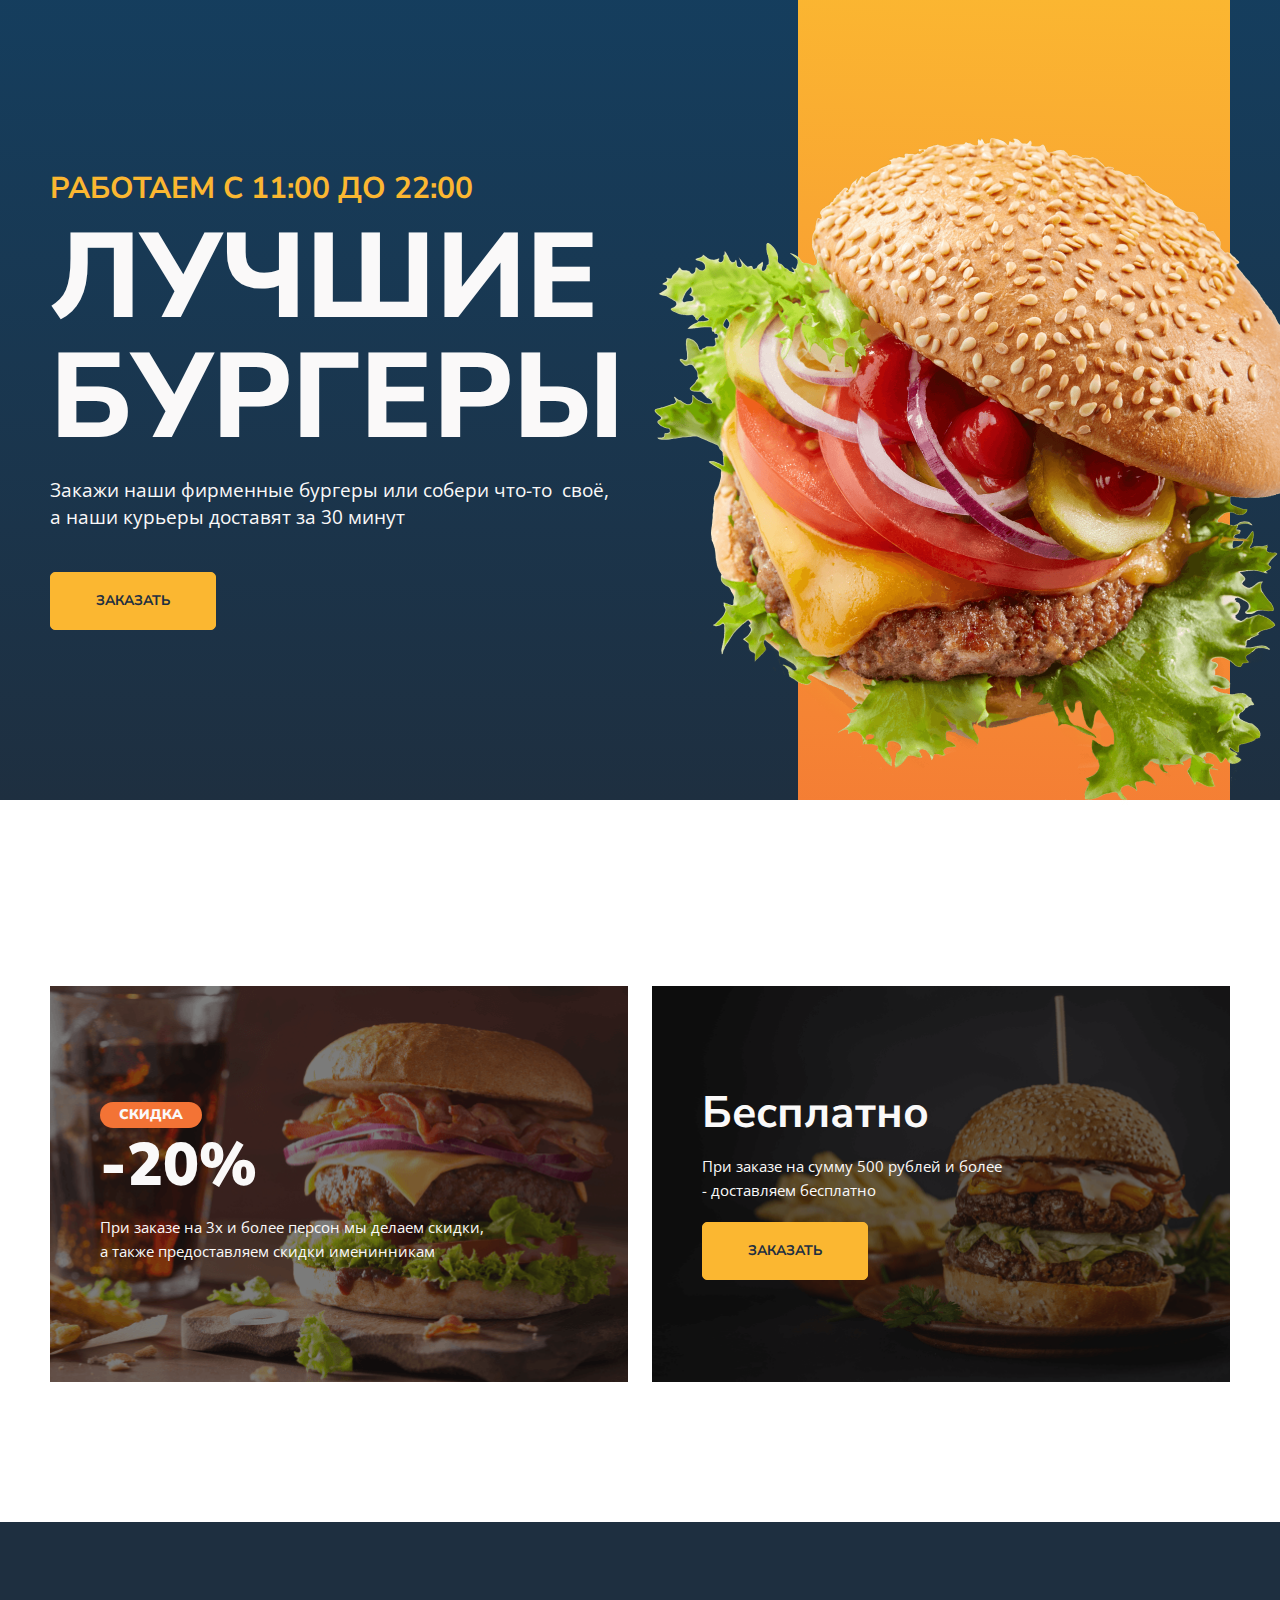
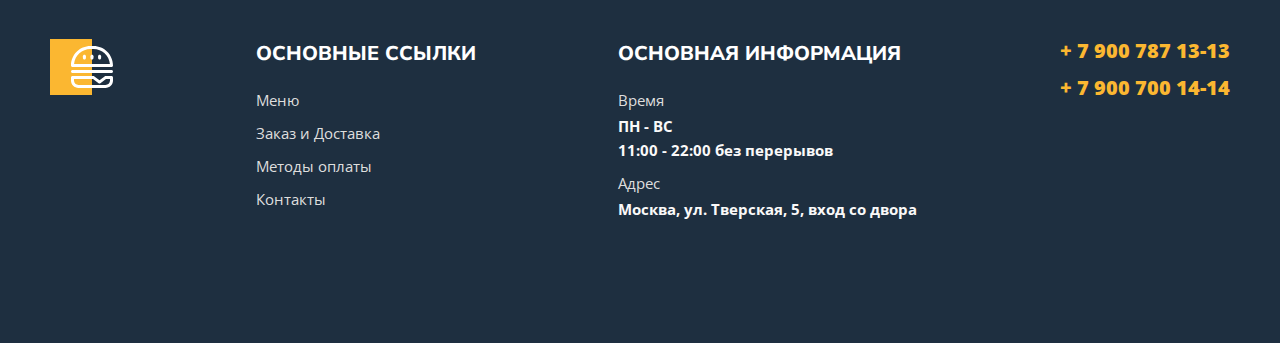
<file: index.html>
<!DOCTYPE html>
<html lang="ru">
<head>
    <meta charset="UTF-8">
    <meta http-equiv="X-UA-Compatible" content="IE=edge">
    <meta name="viewport" content="width=device-width, initial-scale=1.0">
    <title>Burgers</title>
    <link rel="preconnect" href="https://fonts.googleapis.com">
    <link rel="preconnect" href="https://fonts.gstatic.com" crossorigin>
    <link href="https://fonts.googleapis.com/css2?family=Nunito+Sans:wght@600;700;800;900&family=Open+Sans:wght@400;600;700&display=swap" rel="stylesheet">
    <link rel="stylesheet" href="styles/normalize.css">
    <link rel="stylesheet" href="styles/main.css">
    <link rel="apple-touch-icon" sizes="180x180" href="images/favicon/apple-touch-icon.png">
    <link rel="icon" type="image/png" sizes="192x192" href="images/favicon/android-chrome-192x192.png">
    <link rel="icon" type="image/png" sizes="512x512" href="images/favicon/android-chrome-512x512.png">
    <link rel="icon" type="image/png" sizes="32x32" href="images/favicon/favicon-32x32.png">
    <link rel="icon" type="image/png" sizes="16x16" href="images/favicon/favicon-16x16.png">
    <link rel="mask-icon" href="images/favicon/safari-pinned-tab.svg" color="#5bbad5">
    <meta name="msapplication-TileColor" content="#da532c">
    <meta name="theme-color" content="#ffffff">
</head>
<body>
    <div class="main">
        <div class="wrapper">
            <div class="content">
                <h1 class="content-title">
                    <span>работаем с 11:00 до 22:00</span>
                    Лучшие бургеры
                </h1>
                <p class="content-text">Закажи наши фирменные бургеры или собери что-то&nbsp; своё, а&nbsp;наши курьеры доставят за&nbsp;30&nbsp;минут</p>
                <a class="content-link" href="menu.html">заказать</a>
            </div>
            <div class="visual">
                <div class="visual-bg"></div>
                <img src="images/burger.png" alt="burger">
            </div>
        </div>
    </div>
    <div class="promo">
        <div class="wrapper">
            <div class="promo-left">
                <p class="sale">скидка</p>
                <p class="cost">-20%</p>
                <p class="promo-discription">При заказе на 3х и более персон мы делаем скидки, а также предоставляем скидки именинникам</p>
            </div>
            <div class="promo-right">
                <p class="free">Бесплатно</p>
                <p class="promo-discription">При заказе на сумму 500 рублей и более - доставляем бесплатно</p>
                <a href="menu.html">заказать</a>
            </div>    
        </div>
    </div>
    <footer class="footer">
        <div class="container">
            <div class="footer-box">
                <div class="footer-item">
                    <img class="footer-logo" src="images/Logo-footer.svg" alt="Logo">
                </div>
                <div class="footer-item">
                    <h2>основные ссылки</h2>
                    <ul class="footer-list">
                        <li><a href="menu.html">Меню</a></li>
                        <li><a href="#">Заказ и Доставка</a></li>
                        <li><a href="#">Методы оплаты</a></li>
                        <li><a href="#">Контакты</a></li>
                    </ul>
                    <ul class="footer-list footer-list-tel">
                        <li>
                            <a href="tel:+79007871313">+ 7 900 787 13-13</a>
                        </li>
                        <li>
                            <a href="tel:+79007001414">+ 7 900 700 14-14</a>
                        </li>
                    </ul>
                </div>
                <div class="footer-item">
                    <h2>основная информация</h2>
                    <ul class="footer-list">
                        <li>
                            <span>Время</span>
                            ПН - ВС <br>
                            11:00 - 22:00 без перерывов
                        </li>
                        <li>
                            <span>Адрес</span>
                            Москва, ул. Тверская, 5, вход со двора
                        </li>
                    </ul>
                </div>
                <div class="footer-tel">
                    <ul class="footer-list footer-list-tel">
                        <li>
                            <a href="tel:+79007871313">+ 7 900 787 13-13</a>
                        </li>
                        <li>
                            <a href="tel:+79007001414">+ 7 900 700 14-14</a>
                        </li>
                    </ul>
                </div>
            </div>
        </div>
    </footer>
</body>
</html>
</file>
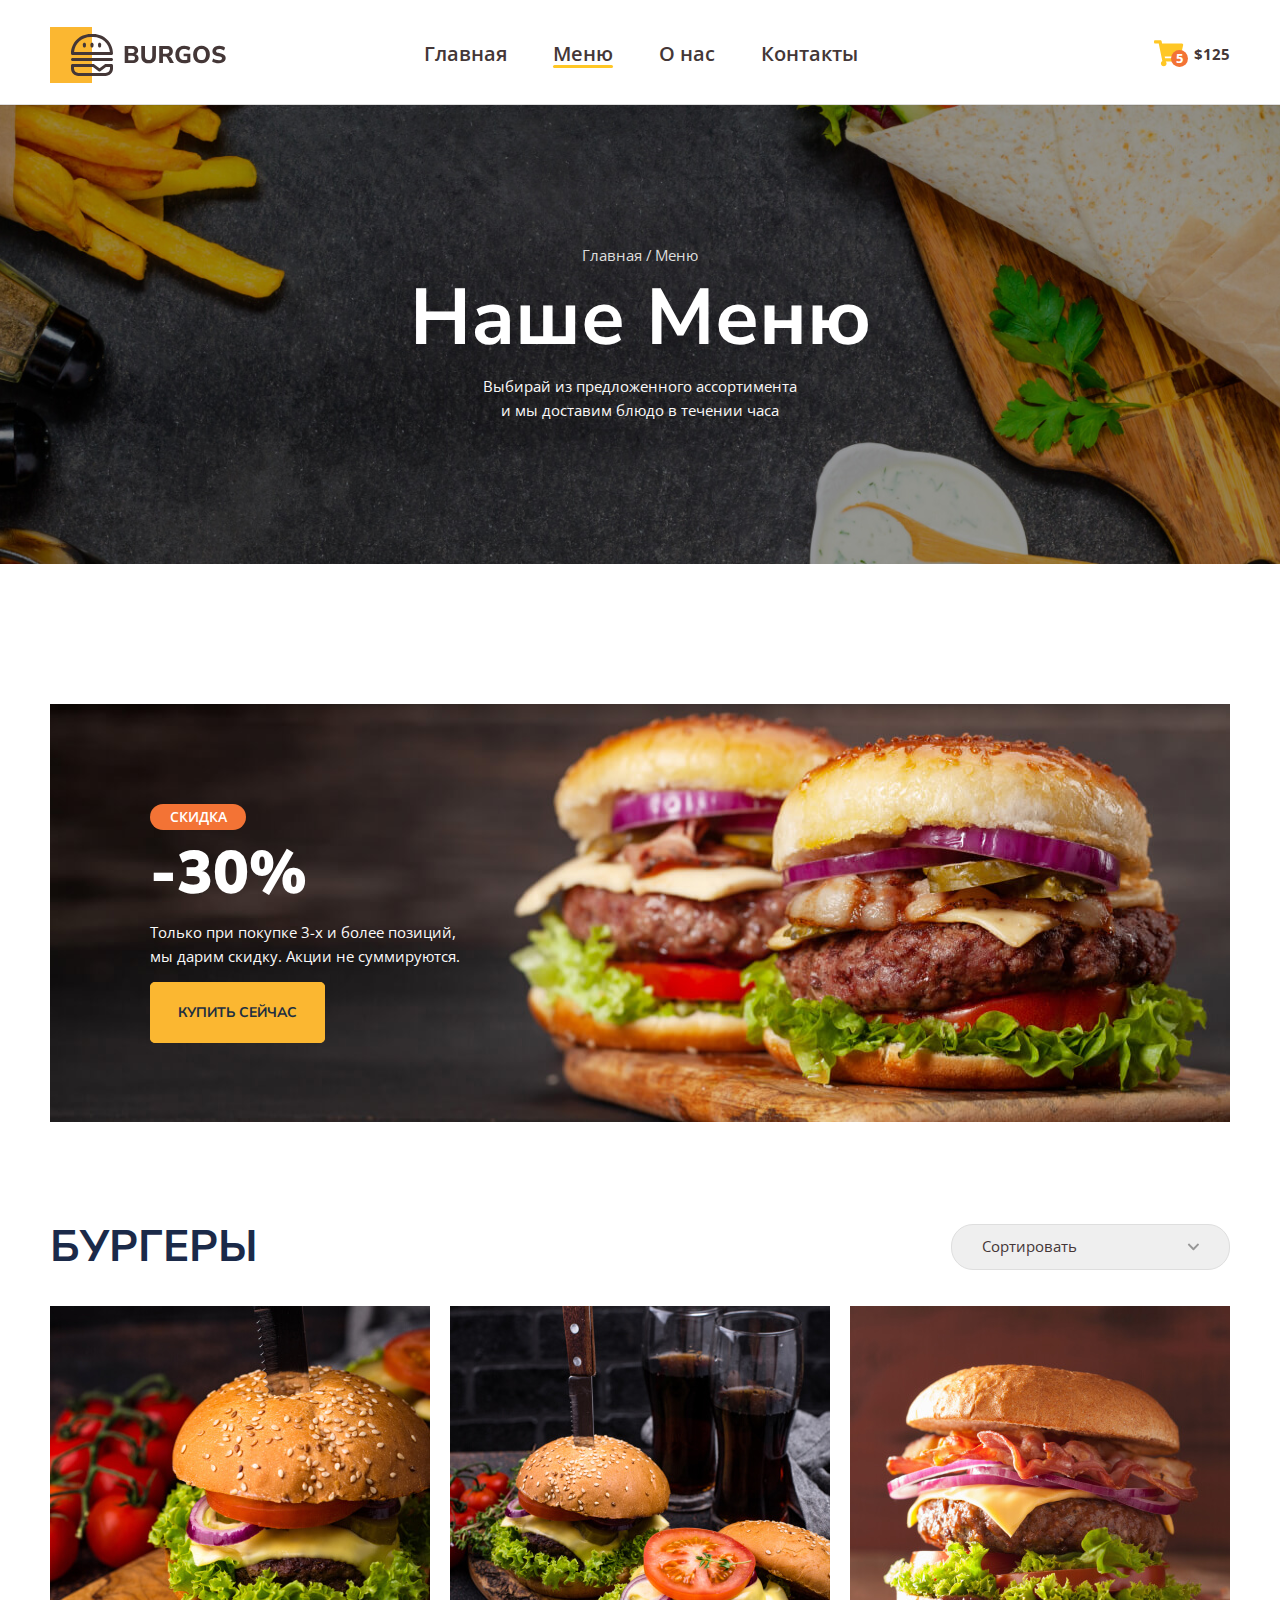
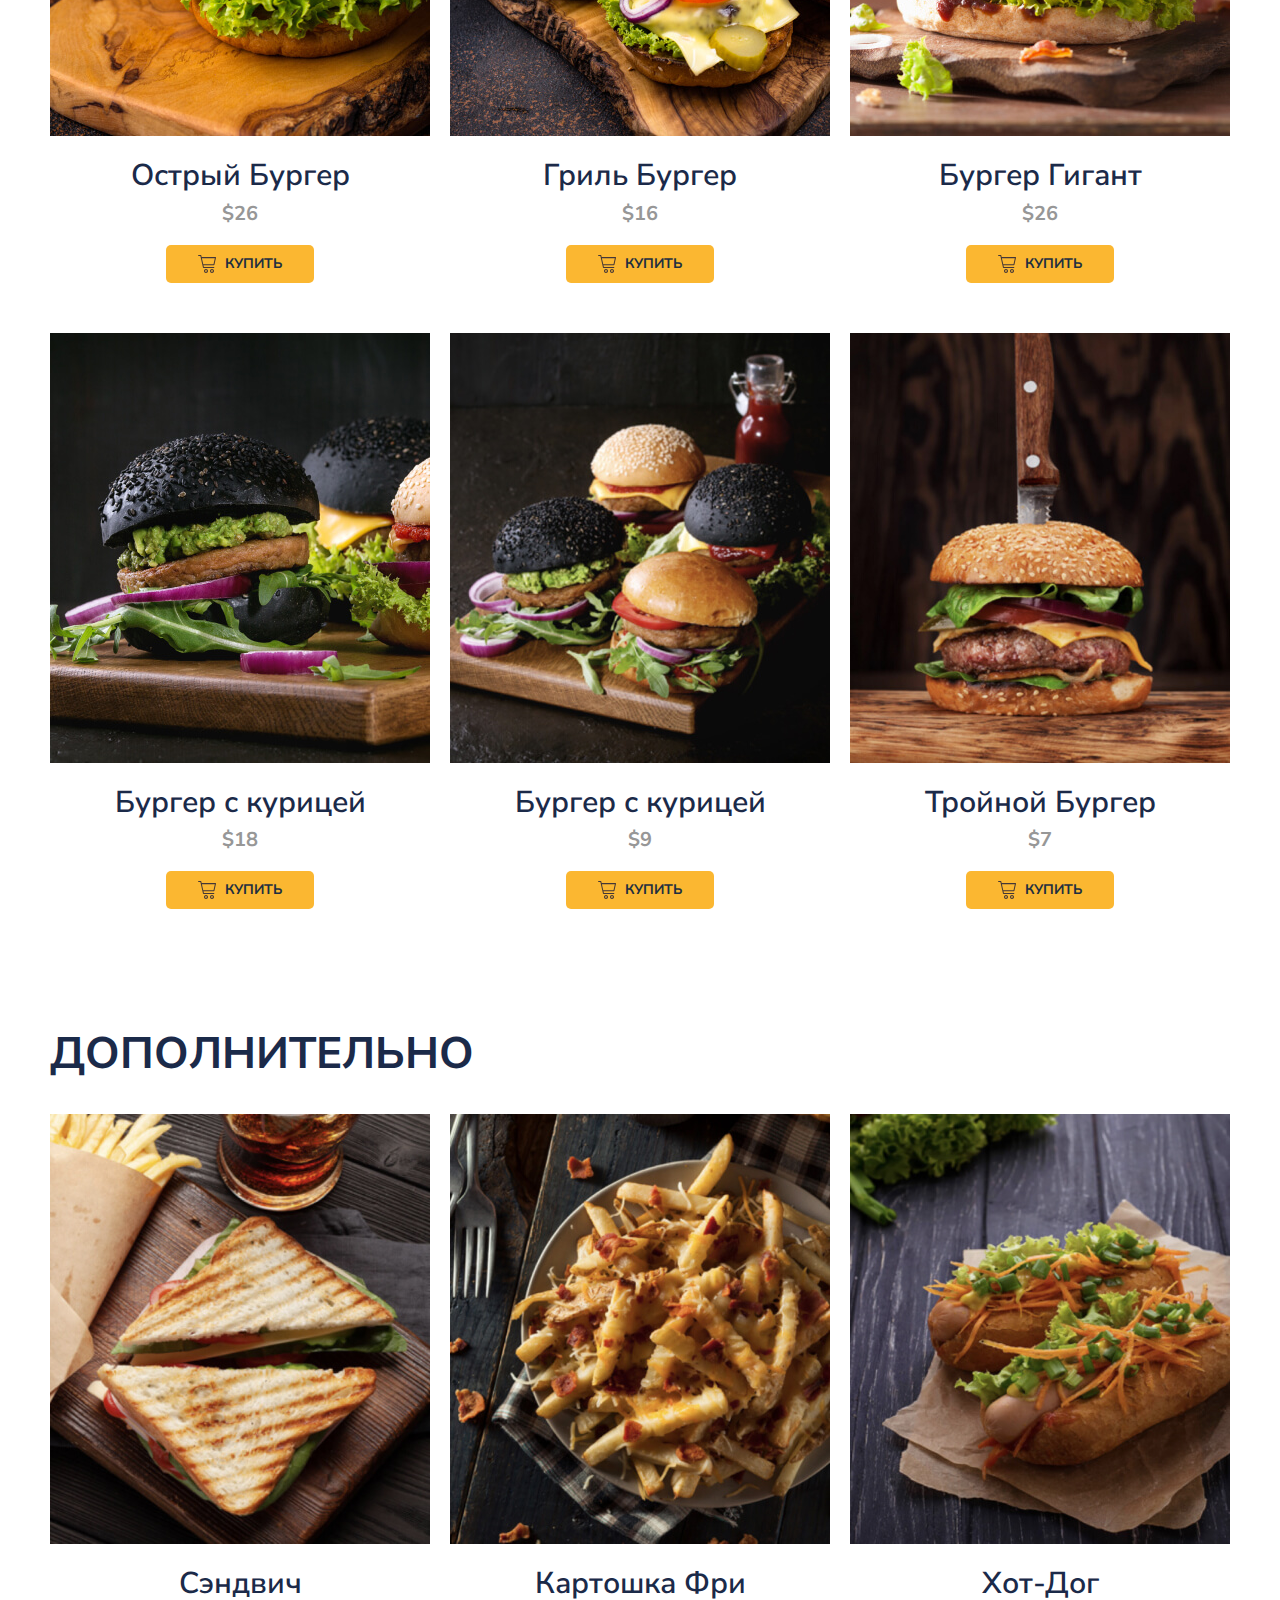
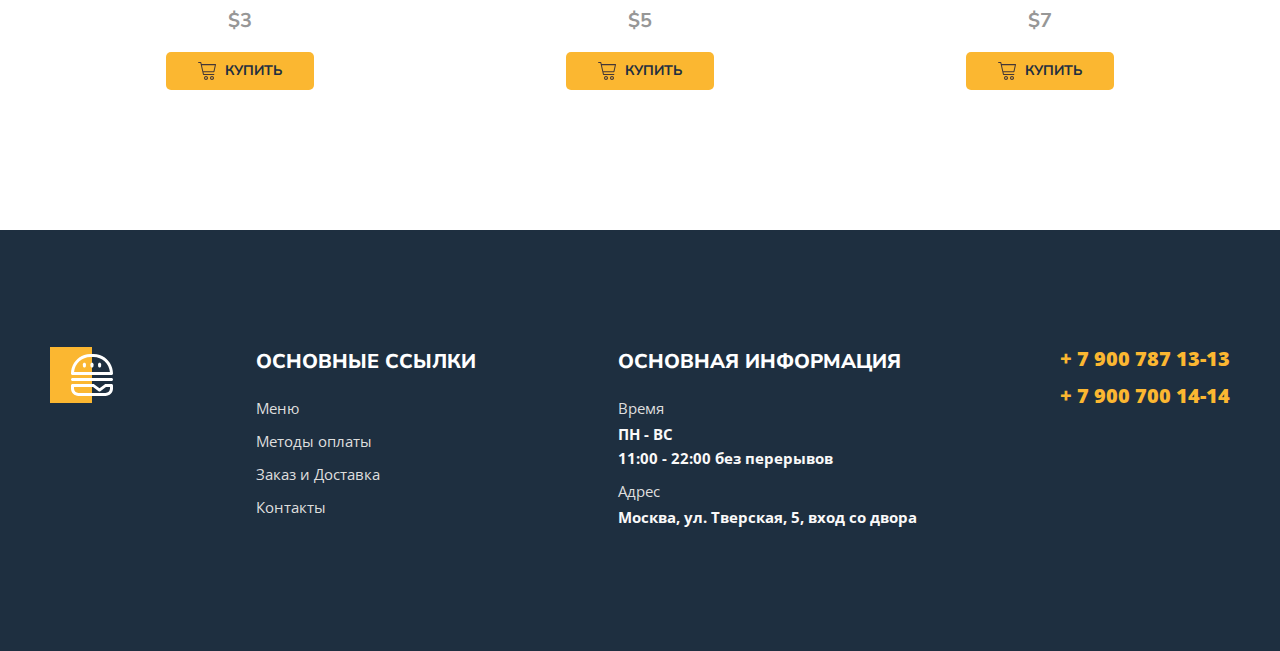
<file: menu.html>
<!DOCTYPE html>
<html lang="ru">
<head>
    <meta charset="UTF-8">
    <meta http-equiv="X-UA-Compatible" content="IE=edge">
    <meta name="viewport" content="width=device-width, initial-scale=1.0">
    <title>Burger</title>
    <link rel="preconnect" href="https://fonts.googleapis.com">
    <link rel="preconnect" href="https://fonts.gstatic.com" crossorigin>
    <link href="https://fonts.googleapis.com/css2?family=Nunito+Sans:wght@600;700;800;900&family=Open+Sans:wght@400;600;700&display=swap" rel="stylesheet">
    <link rel="stylesheet" href="styles/normalize.css">
    <link rel="stylesheet" href="styles/main.css">
    <link rel="apple-touch-icon" sizes="180x180" href="images/favicon/apple-touch-icon.png">
    <link rel="icon" type="image/png" sizes="192x192" href="images/favicon/android-chrome-192x192.png">
    <link rel="icon" type="image/png" sizes="512x512" href="images/favicon/android-chrome-512x512.png">
    <link rel="icon" sizes="16x16" href="images/favicon/favicon.ico">
    <link rel="icon" type="image/png" sizes="32x32" href="images/favicon/favicon-32x32.png">
    <link rel="icon" type="image/png" sizes="16x16" href="images/favicon/favicon-16x16.png">
    <link rel="mask-icon" href="images/favicon/safari-pinned-tab.svg" color="#5bbad5">
    <meta name="msapplication-TileColor" content="#da532c">
    <meta name="theme-color" content="#ffffff">
</head>
<body>
    <header id="headerTop">
        <div class="container">
            <div class="header">
                <div class="header-burger">
                    <button class="burger" onclick="openModal()"></button>
                </div>
                <div class="header-item">
                    <a href="index.html" class="header-logo"></a>
                    <nav>
                        <ul class="header-nav">
                            <li><a href="index.html">Главная</a></li>
                            <li><a href="#" class="active">Меню</a></li>
                            <li><a href="#">О нас</a></li>
                            <li><a href="#">Контакты</a></li>
                        </ul>
                    </nav>
                </div>
                <button type="button" class="button">
                    <span class="button-item">
                        <img src="images/cart.svg" alt="Корзина">
                        <span class="button-count">5</span>
                    </span>
                    <span class="button-text">$125</span>
                </button>
            </div>
        </div>
    </header> 
    <div class="bg">
        <div class="container">
            <ul class="breadcrumbs">
                <li><a href="index.html">Главная</a></li>
                <li><a href="#">Меню</a></li>
            </ul>
            <h1 class="title">Наше Меню</h1>
            <p class="description">Выбирай из предложенного ассортимента и мы&nbsp;доставим блюдо в течении часа</p>
        </div>
    </div>
    <main>
        <div class="banner">
            <div class="container">
                <div class="banner-box">
                    <h2 class="banner-title">
                        <span>скидка</span>
                        -30%
                    </h2>
                    <p class="banner-text">Только при&nbsp;покупке 3-х и более позиций, мы&nbsp;дарим скидку. Акции не&nbsp;суммируются.</p>
                    <a href="#menuBurger" class="banner-link">купить сейчас</a>
                </div>
            </div>
        </div>
        <section class="menu" id="menuBurger">
            <div class="container">
                <div class="menu-header">
                    <h2 class="menu-title">
                        Бургеры
                    </h2>
                    <select class="menu-select">
                        <option value="">Сортировать</option>
                        <option value="up">По возрастанию</option>
                        <option value="down">По убыванию</option>  
                    </select>
                </div>
                <div class="menu-grid">
                    <div class="menu-grid-item">
                        <div class="menu-grid-cover">
                            <img src="images/menu/01.jpg" alt="Острый Бургер">
                        </div>
                        <p class="menu-grid-title">Острый Бургер</p>
                        <p class="menu-grid-price">$26</p>
                        <button type="button" class="menu-grid-btn">
                            <span class="menu-grid-icon"></span>
                            <span class="menu-grid-text">купить</span>
                        </button>
                    </div>
                    <div class="menu-grid-item">
                        <div class="menu-grid-cover">
                            <img src="images/menu/02.jpg" alt="Гриль Бургер">
                        </div>
                        <p class="menu-grid-title">Гриль Бургер</p>
                        <p class="menu-grid-price">$16</p>
                        <button type="button" class="menu-grid-btn">
                            <span class="menu-grid-icon"></span>
                            <span class="menu-grid-text">купить</span>
                        </button>
                    </div>
                    <div class="menu-grid-item">
                        <div class="menu-grid-cover">
                            <img src="images/menu/03.jpg" alt="Бургер Гигант">
                        </div>
                        <p class="menu-grid-title">Бургер Гигант</p>
                        <p class="menu-grid-price">$26</p>
                        <button type="button" class="menu-grid-btn">
                            <span class="menu-grid-icon"></span>
                            <span class="menu-grid-text">купить</span>
                        </button>
                    </div>
                    <div class="menu-grid-item">
                        <div class="menu-grid-cover">
                            <img src="images/menu/04.jpg" alt="Бургер с курицей">
                        </div>
                        <p class="menu-grid-title">Бургер с курицей</p>
                        <p class="menu-grid-price">$18</p>
                        <button type="button" class="menu-grid-btn">
                            <span class="menu-grid-icon"></span>
                            <span class="menu-grid-text">купить</span>
                        </button>
                    </div>
                    <div class="menu-grid-item">
                        <div class="menu-grid-cover">
                            <img src="images/menu/05.jpg" alt="Бургер с курицей">
                        </div>
                        <p class="menu-grid-title">Бургер с курицей</p>
                        <p class="menu-grid-price">$9</p>
                        <button type="button" class="menu-grid-btn">
                            <span class="menu-grid-icon"></span>
                            <span class="menu-grid-text">купить</span>
                        </button>
                    </div>
                    <div class="menu-grid-item">
                        <div class="menu-grid-cover">
                            <img src="images/menu/06.jpg" alt="Тройной бургер">
                        </div>
                        <p class="menu-grid-title">Тройной Бургер</p>
                        <p class="menu-grid-price">$7</p>
                        <button type="button" class="menu-grid-btn">
                            <span class="menu-grid-icon"></span>
                            <span class="menu-grid-text">купить</span>
                        </button>
                    </div>
                </div>
            </div>
        </section>
        <section class="menu menu-other">
            <div class="container">
                <div class="menu-header">
                    <h2 class="menu-title">
                        Дополнительно
                    </h2>
                </div>   
                <div class="menu-grid">
                    <div class="menu-grid-item">
                        <div class="menu-grid-cover">
                            <img src="images/menu/07.jpg" alt="Сэндвич">
                        </div>
                        <p class="menu-grid-title">Сэндвич</p>
                        <p class="menu-grid-price">$3</p>
                        <button type="button" class="menu-grid-btn">
                            <span class="menu-grid-icon"></span>
                            <span class="menu-grid-text">купить</span>
                        </button>
                    </div>
                    <div class="menu-grid-item">
                        <div class="menu-grid-cover">
                            <img src="images/menu/08.jpg" alt="Картошка Фри">
                        </div>
                        <p class="menu-grid-title">Картошка Фри</p>
                        <p class="menu-grid-price">$5</p>
                        <button type="button" class="menu-grid-btn">
                            <span class="menu-grid-icon"></span>
                            <span class="menu-grid-text">купить</span>
                        </button>
                    </div>
                    <div class="menu-grid-item">
                        <div class="menu-grid-cover">
                            <img src="images/menu/09.jpg" alt="Хот-Дог">
                        </div>
                        <p class="menu-grid-title">Хот-Дог</p>
                        <p class="menu-grid-price">$7</p>
                        <button type="button" class="menu-grid-btn">
                            <span class="menu-grid-icon"></span>
                            <span class="menu-grid-text">купить</span>
                        </button>
                    </div>
                </div>
            </div>
        </section>
    </main>
    <footer class="footer">
        <div class="container">
            <div class="footer-box">
                <div class="footer-item">
                    <img class="footer-logo" src="images/Logo-footer.svg" alt="Logo">
                </div>
                <div class="footer-item">
                    <h2>основные ссылки</h2>
                    <ul class="footer-list">
                        <li><a href="menu.html">Меню</a></li>
                        <li><a href="#">Методы оплаты</a></li>
                        <li><a href="#">Заказ и Доставка</a></li>
                        <li><a href="#">Контакты</a></li>
                    </ul>
                    <ul class="footer-list footer-list-tel">
                        <li>
                            <a href="tel:+79007871313">+ 7 900 787 13-13</a>
                        </li>
                        <li>
                            <a href="tel:+79007001414">+ 7 900 700 14-14</a>
                        </li>
                    </ul>
                </div>
                <div class="footer-item">
                    <h2>основная информация</h2>
                    <ul class="footer-list">
                        <li>
                            <span>Время</span>
                            ПН - ВС <br>
                            11:00 - 22:00 без перерывов
                        </li>
                        <li>
                            <span>Адрес</span>
                            Москва, ул. Тверская, 5, вход со двора
                        </li>
                    </ul>
                </div>
                <div class="footer-tel">
                    <ul class="footer-list footer-list-tel">
                        <li>
                            <a href="tel:+79007871313">+ 7 900 787 13-13</a>
                        </li>
                        <li>
                            <a href="tel:+79007001414">+ 7 900 700 14-14</a>
                        </li>
                    </ul>
                </div>
            </div>
        </div>
    </footer>
    <a href="#headerTop" class="button-up hidden" id="btnUp">Наверх</a>
    <div class="modal" id="modal">
        <ul class="header-nav">
            <li><a href="index.html">Главная</a></li>
            <li><a href="#" class="active">Меню</a></li>
            <li><a href="#">О нас</a></li>
            <li><a href="#">Контакты</a></li>
        </ul>
        <button class="burger-close" onclick="closeModal()"></button>
    </div>
    <script>
        // Smooth Scroll

        const links = document.querySelectorAll(".banner-link");

        for (const link of links) {
            link.addEventListener("click", clickHandler);
        }

        function clickHandler(e) {
            e.preventDefault();
            const href = this.getAttribute("href");

            document.querySelector(href).scrollIntoView({
                behavior: "smooth"
            });
        }

        // Button Up

        window.onscroll = function(){scrollFunction()};

       const upbuttons = document.querySelectorAll(".button-up");

       for (const upbutton of upbuttons) {
           upbutton.addEventListener("click", clickHandler);
       }

       function clickHandler(e) {
            e.preventDefault();
            const href = this.getAttribute("href");

            document.querySelector(href).scrollIntoView({
                behavior: "smooth"
            });
       }

       function scrollFunction(){
           if ( document.body.scrollTop > 1000 || document.documentElement.scrollTop > 1000){
               document.getElementById('btnUp').className = 'button-up visible';
           } else {
               document.getElementById('btnUp').className = 'button-up hidden';
           }
       }
           // Menu

        function openModal() {
            document.getElementById("modal").style.top = "0px";
       }

        function closeModal() {
            document.getElementById("modal").style.top = "-400px";
       }
    </script>
</body>
</html>
</file>
<file: styles/main.css>
body {
    font-family: 'Nunito Sans', sans-serif;
}
.container {
    max-width: 1180px;
    margin: 0 auto;
    padding-left: 15px;
    padding-right: 15px;
}
header {
    border-bottom: 1px solid #DEDEDE;
}
.header {
    font-family: 'Open Sans', sans-serif;
    display: flex;
    align-items: center;
    justify-content: space-between;
    padding-top: 26px;
    padding-bottom: 20px;
}
.header-item {
    display: flex;
    align-items: center;
    justify-content: space-between;
    flex-basis: 68.5%;
}
.header-logo {
    display: block;
    background-image: url(../images/logo.svg);
    width: 176px;
    height: 56px;
    background-repeat: no-repeat;
}
.header-nav {
    display: flex;
    list-style-type: none;
    padding-left: 0px;
    gap: 46px;
}
.header-nav a {
    font-weight: 600;
    font-size: 20px;
    color: #443737;
    text-decoration: none;
}
.header-nav a:hover {
    color: #FFC725;
}
.header-nav a::after {
    content: "";
    width: 100%;
    height: 3px;
    border-radius: 1.5px;
    background: transparent;
    display: block;
}
.header-nav a.active::after {
    background: #FFC725;
}
.button {
    display: flex;
    align-items: center;
    background-color: transparent;
    border: none;
    padding: 0;
    gap: 10px;
    cursor: pointer;
}
.button-item {
    position: relative;
}
.button-count {
    font-weight: 700;
    font-size: 13px;
    color: #FFFFFF;
    background: #F37335;
    border-radius: 100%;
    position: absolute;
    width: 17px;
    height: 17px;
    text-align: center;
    line-height: 1.3;
    bottom: 3px;
    right: -4px;
}
.button-text {
    color: #443737;
    font-weight: 700;
    font-size: 15px;
}

.bg {
    text-align: center;
    color: #FFFFFF;
    background-image: url(../images/bg.jpg);
    background-size: cover;
    background-position: center center;
    padding: 142px 0;
    margin-bottom: 140px;
}
.breadcrumbs {
    padding-left: 0;
    margin-top: 0;
    list-style-type: none;
    display: flex;
    justify-content: center;
    gap: 7px;
}
.breadcrumbs a {
    color: #DEDEDE;
    font-size: 15px;
    font-family: 'Open Sans', sans-serif;
    text-decoration: none;
}
.breadcrumbs a:hover {
    color: #FFC725;
}
.breadcrumbs a::before {
    content: '/';
    position: relative;
    left: -3px;
    pointer-events: none;
}
.breadcrumbs a:hover::before {
    color: #DEDEDE;
}
.breadcrumbs li:first-child a::before {
    display: none;
}
.title {
    font-weight: 700;
    font-size: 79px;
    margin-top: -8px;
    margin-bottom: 10px;
}
.description {
    font-family: 'Open Sans', sans-serif;
    font-size: 15px;
    line-height: 1.6;
    color: #FAF9F9;
    max-width: 320px;
    margin: 0 auto;
}

.banner-box {
    color: #FFFFFF;
    background-image: url(../images/banner.jpg);
    background-repeat: no-repeat;
    background-size: cover;
    background-position: 0 center;
    padding: 100px;
    margin-bottom: 80px;
}
.banner-title {
    color: #FFFFFF;
    text-transform: uppercase;
    font-size: 60px;
    font-weight: 900;
    margin-top: 0;
    margin-bottom: 12px;
}
.banner-title span {
    display: block;
    font-family: 'Open Sans', sans-serif;
    font-size: 14px;
    font-weight: 600;
    background: #F37335;
    padding: 5px 0px;
    max-width: 96px;
    border-radius: 14px;
    text-align: center;
    margin-bottom: 9px;
}
.banner-text {
    max-width: 353px;
    font-family: 'Open Sans', sans-serif;
    color: #FAF9F9;
    font-size: 15px;
    line-height: 1.6;
    margin-top: 0;
    margin-bottom: 35px;
}
.banner-link {
    font-weight: 700;
    font-size: 14px;
    color: #1E2F40;
    text-decoration: none;
    text-transform: uppercase;
    background-color: #FBB731;
    border-radius: 5px;
    padding: 20px 27px;
    border: 1px solid #FBB731;
    transition: 0.2s;
}
.banner-link:hover {
    background-color: transparent;
    color: #FBB731;
}
.menu {
    padding-top: 20px;
}

.menu-header {
    display: flex;
    align-items: center;
    justify-content: space-between;
    margin-bottom: 34px;
}
.menu-title {
    font-size: 44px;
    font-weight: 700;
    color: #1B2A49;
    text-transform: uppercase;
    margin: 0;
}
.menu-select {
    border: 1px solid #DEDEDE;
    padding: 13px 30px;
    border-radius: 22px;
    font-family: 'Open Sans', sans-serif;
    font-size: 15px;
    color: #443737;
    -webkit-appearance: none;
       -moz-appearance: none;
            appearance: none;
    flex-basis: 279px;
    background-image: url(../images/arrow.svg);
    background-size: 12.79px 7.75px;
    background-repeat: no-repeat;
    background-position: 89% center;
}
.menu-grid {
    display: grid;
    grid-template-columns: repeat(3, 1fr);
    gap: 50px 20px;
    text-align: center;
    margin-bottom: 100px;
}
.menu-grid-cover {
    width: 100%;
    height: 430px;
    position: relative;
    overflow: hidden;
    margin-bottom: 23px;
}    
.menu-grid-cover img {
    position: absolute;
    left: 50%;
    top: 50%;
    transform: translate(-50%, -50%);
    -o-object-fit: cover;
       object-fit: cover;
}
.menu-grid-item {
    text-align: center;
}
.menu-grid-title {
    font-size: 30px;
    font-weight: 600;
    color: #1B2A49;
    margin: 0;
}
.menu-grid-price {
    font-size: 20px;
    font-weight: 700;
    color: #979797;
    margin-top: 8px;
    margin-bottom: 22p;
}
.menu-grid-btn{
    background: #FBB731;
    border-radius: 5px;
    border: none;
    padding: 10px 32px;
    display: flex;
    align-items: center;
    justify-content: center;
    margin: 0 auto;
    gap: 9px;
    cursor: pointer;
    transition: 0.2s;
}
.menu-grid-icon {
    background-image: url(../images/cart-menu.svg);
    background-size: cover;
    background-repeat: no-repeat;
    display: block;
    width: 18px;
    height: 18px;
}
.menu-grid-btn:hover {
    background-color: #F37335;
}
.menu-grid-text {
    font-size: 14px;
    font-weight: 700;
    text-transform: uppercase;
    color: #1E2F40;
}
.footer {
    background: #1E2F40;
    color: #FFFFFF;
    padding-top: 117px;
    padding-bottom: 106px;
    margin-top: 140px;
}
.footer-box {
    display: flex;
    justify-content: space-between;
    gap: 20px;
}
.footer-logo {
    width: 63px;
    height: 56px;
}
.footer-item h2 {
    font-size: 20px;
    font-weight: 800;
    text-transform: uppercase;
    margin-bottom: 19px;
    margin-top: 0;
    line-height: 1.5;
}
.footer-list li {
    margin-bottom: 9px;
    font-family: 'Open Sans', sans-serif;
    font-size: 15px;
    color: #FAF9F9;
    font-weight: 700;
    line-height: 24px;
}
.footer-list a {
    color: #DEDEDE;
    text-decoration: none; 
    font-weight: 400;
}
.footer-list a:hover {
    color: #FBB731;
}
.footer-item span {
    color: #DEDEDE;
    display: block;
    font-weight: 400;
    margin-bottom: 2px;
}
.footer-list-tel {
    margin-top: 0;
}
.footer-list-tel a {
    font-size: 20px;
    font-weight: 900;
    color: #FBB731;
}
.footer-list-tel a:hover {
    color: #FAF9F9;
}
.footer-list-tel li {
    margin-bottom: 12px;
}
.footer-list {
    padding-left: 0;
    list-style-type: none;
}

.button-up {
    background-color: #FBB731;
    font-size: 14px;
    font-weight: 700;
    text-transform: uppercase;
    color: #1E2F40;
    text-decoration: none;
    padding: 5px 20px;
    position: fixed;
    bottom: 20px;
    right: 20px;
    border-radius: 5px;
    transition: 1s;
}
.button-up.hidden {
    opacity: 0;
}
.button-up.visible {
    opacity: 1;
}
.button-up:hover {
    background-color: #F37335;
}    

/* Style INDEX */
.main {
    background: linear-gradient(180deg, #0C4C7B -100%, #1E2F40 100%)
}
.wrapper {
    max-width: 1180px;
    margin: 0 auto;
    display: flex;
    justify-content: space-between;
}
.content {
    color: #FAF9F9;
    flex: 0 0 580px;
    padding-top: 170px;
    padding-bottom: 170px;
}
.content-title {
    font-size: 120px;
    font-weight: 800;
    text-transform: uppercase;
    line-height: 120px;
    margin-bottom: 0;
    margin-top: 0;
}
.content-title span {
    color: #FBB731;
    font-size: 30px;
    font-weight: 700;
    line-height: 38px;
    display: block;
    margin-bottom: 10px;
}
.content-text {
    font-family: 'Open Sans', sans-serif;
    font-size: 19px;
    line-height: 1.4;
    margin-bottom: 42px;
}
.content-link,
.promo-right a {
    color: #1E2F40;
    background-color: #FBB731;
    border-radius: 5px;
    text-decoration: none;
    padding: 20px 45px;
    display: inline-block;
    text-transform: uppercase;
    font-size: 14px;
    font-weight: 700;
    border: 1px solid #FBB731;
    transition: 0.2s;
}
.content-link:hover,
.promo-right a:hover {
    background-color: transparent;
    color: #FBB731;
}
.visual {
    flex-grow: 1;
    display: flex;
    justify-content: flex-end;
    position: relative;
}
.visual-bg{
    width: 432px;
    height: 100%;
    background: linear-gradient(2.42deg, #F37335 -19.6%, #FBB731 100.79%, #FDC830 100.79%);
}
.main img {
    width: 829px;
    position: absolute;
    right: -168px;
}
.promo {
    padding-top: 186px;
}
.promo-left, 
.promo-right {
    flex: 0 0 49%;
    color: #FAF9F9;
    box-sizing: border-box;
    background-repeat: no-repeat;
    background-size: cover;
    background-position: center;
}
.promo-left {
    background-image: url(../images/promo-left.png);
    padding: 116px 50px;
}
.promo-right {
    background-image: url(../images/promo-right.png);
    padding: 102px 50px;
}
.sale {
    font-size: 14px;
    font-weight: 900;
    background: #F37335;
    padding: 5px 19px;
    border-radius: 14px;
    display: inline-block;
    text-transform: uppercase;
    margin-bottom: 3px;
    margin-top: 0;
}
.cost {
    font-size: 60px;
    font-weight: 900;
    margin-bottom: 8px;
    margin-top: 0;
}
.promo-discription {
    color: #FAF9F9;
    font-family: 'Open Sans', sans-serif;
    font-size: 15px;
    line-height: 24px;
    margin-bottom: 0;
}
.promo-left .promo-discription {
    max-width: 392px;
}
.promo-right .promo-discription {
    max-width: 300px;
    margin-bottom: 20px;
}
.free {
    font-size: 44px;
    font-weight: 700;
    margin-bottom: 10px;
    margin-top: 0;
}

/* Modal */
.burger {
    width: 34px;
    height: 22px;
    background-image: url(../images/burger.svg);
    background-repeat: no-repeat;
    background-size: contain;
    background-color: transparent;
    border: none;
    cursor: pointer;
}
.modal {
    background-color: #FFF8DC;
    max-width: 500px;
    text-align: center;
    position: absolute;
    top: -400px;
    left: 0;
    right: 0;
    margin: 20px auto 0;
    padding: 40px;
    box-sizing: border-box;
    transition: .5s;
}
.modal .header-nav {
    flex-direction: column;
    align-items: center;
    gap: 23px;
    margin: 0;
}
.burger-close {
    width: 22px;
    height: 22px;
    background-image: url(../images/close.svg);
    background-color: transparent;
    border: none;
    background-size: contain;
    background-repeat: no-repeat;
    position: absolute;
    top: 20px;
    right: 20px;
    cursor: pointer;
}

/* Responsive */
@media (min-width: 1001px) {
    .footer-list + .footer-list-tel{
        display: none;
    }
}
@media (min-width: 766px) {
    .header-burger{
        display: none;
    }
}

@media (max-width: 1000px) {
    .container {
        max-width: 738px;
    }
    .header-logo {
        width: 150px;
        height: 48px;
        background-size: contain;
    }
    .header-nav {
        gap: 22px;
    }
    .header-item {
        flex-basis: 75.5%;
    }
    .bg {
        margin-bottom: 72px;
    }
    .banner-box {
        background-position: -80px center;
        padding: 100px 40px 120px;
    }
    .menu-grid {
        grid-template-columns: repeat(2, 1fr);
        gap: 50px 15px;
    }
    .menu-other {
        overflow: hidden;
        height: 558px;
    }
    .menu-other .menu-grid {
        display: flex;
        width: auto;
        overflow-x: scroll;
        overflow-y: hidden;
        padding-bottom: 50px;
    }
    .menu-other .menu-grid-item {
        flex: 0 0 281px;
    }
    .menu-other .menu-grid-cover, 
    .menu-other .menu-grid-cover img {
        height: 320px;
    }
    .footer-tel {
        display: none;
    }
    .footer-list + .footer-list-tel{
        display: block;
    }
}
@media (max-width: 765px) {
    nav {
        display: none;
    }
    .header{
        gap: 21px;
    }
    .menu-other .container {
        padding-right: 0;
    }
    .button-up.visible {
        display: none;
    }
}
@media (max-width: 567px) {
    .header {
        padding-top: 19px;
        padding-bottom: 19px;
    }
    .header-logo {
        width: 116px;
        height: 37px;
    }
    .breadcrumbs a {
        font-size: 14px;
    }
    .bg {
        margin-bottom: 33px;
    }
    .title {
        font-size: 38px;
    }
    .description {
        font-size: 12px;
    }  
    .bg {
        padding: 55px 0;
    }
    .banner-box {
        background-position: 17% center;
        padding: 35px 24px 54px;
        margin-bottom: 40px;
    }  
    .menu-title {
        font-size: 27px;
    }
    .menu-select {
        font-size: 12px;
        flex-basis: 136px;
        padding: 13px 24px 13px 15px;
        background-position: 91% center;
    }
    .menu-header {
        margin-bottom: 30px;
    }
    .menu-grid {
        gap: 25px 15px;
        margin-bottom: 40px;
    }
    .menu-grid-cover{
        height: 56vw;
        margin-bottom: 10px;
    }
    .menu-grid-cover img {
        height: 100%;
    }
    .menu-grid-title {
        font-size: 15px;
    }
    .menu-grid-price {
        font-size: 16px;
        margin-top: 6px;
        margin-bottom: 14px;
    }    
    .menu-grid-btn {
        padding: 10px 21px;
    }
    .menu-other {
        height: 108vw;
    }
    .menu-other .menu-grid {
        padding-bottom: 24vw;
    }
    .menu-other .menu-grid-cover {
        height: 56vw;
    }
    .menu-other .menu-grid-cover img {
        height: 100%;
    }
    .menu-other .menu-grid-item {
        flex: 0 0 38vw;
    }
    .footer {
        margin-top: 28px;
        padding-top: 60px;
        padding-bottom: 60px;
    }
    .footer-list + .footer-list-tel {
        display: none;
    }
    .footer-tel {
        display: block;
    }
    .footer-box {
        display: grid;
        grid-template-columns: 30% 70%;
        grid-template-areas: "logo tel" "link link" "info info";
        gap: 0;
    }
    .footer-item:nth-child(1) {
        grid-area: logo;
    }
    .footer-item:nth-child(2) {
        grid-area: link;
    }
    .footer-item:nth-child(3) {
        grid-area: info;
    }
    .footer-tel {
        grid-area: tel;
        text-align: right;
    }
}    

@media (max-width: 360px) {
    .menu-select {
        padding: 8px 15px;
    }
    .menu-header {
        gap: 13px;
    }
    .menu-grid-title {
        font-size: 13px;
    }
    }
@media (max-width: 320px) {
    .banner-box {
        background-position: 25% center;
    }  
    .menu-header {
        gap: 6px;
    }
    }

    /* index html */

@media (max-width: 1000px) {
    .wrapper {
        max-width: 738px;
        margin: 0;
        padding-left: 15px;
        padding-right: 15px;
    }    
    .content {
    padding-top: 42px;
    
    }
    .content-title span{
        font-size: 22px;
        margin-bottom: 5px;
    } 
    .content-title {
        font-size: 86px;
        line-height: 101px;
        margin-bottom: 10px;
    }
    .content-text{
        font-size: 14px;
        max-width: 450px;
        margin-bottom: 42px;
    }
    .content-link {
        padding: 17px 40px;
        font-size: 13px;
    }
    .visual-bg{
        width: 374px;
    }
    .main img{
        width: 720px;
    }
    .promo {
        padding-top: 106px;
    }
    .footer {
        padding-top: 59px;
        padding-bottom: 60px;
    }
    .footer-item h2 {
        margin-bottom: 12px;
    }
}
</file>
